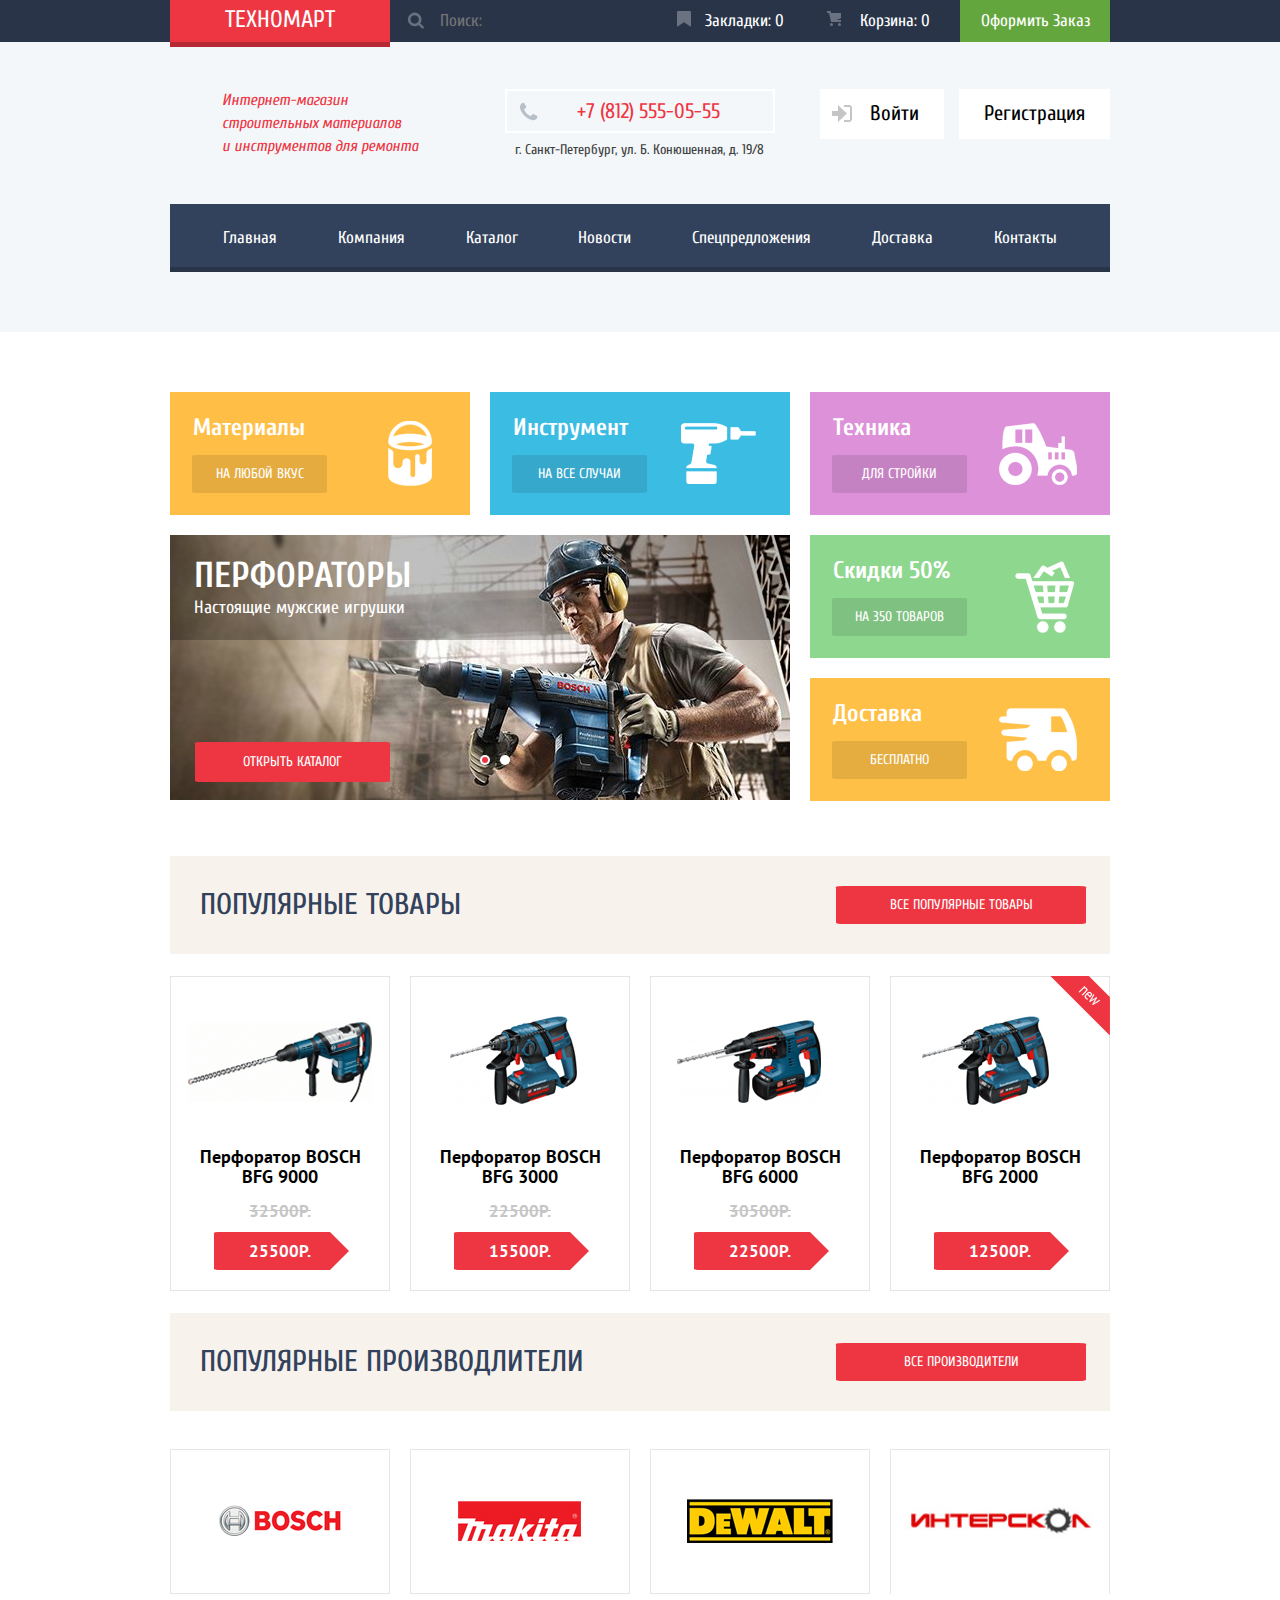
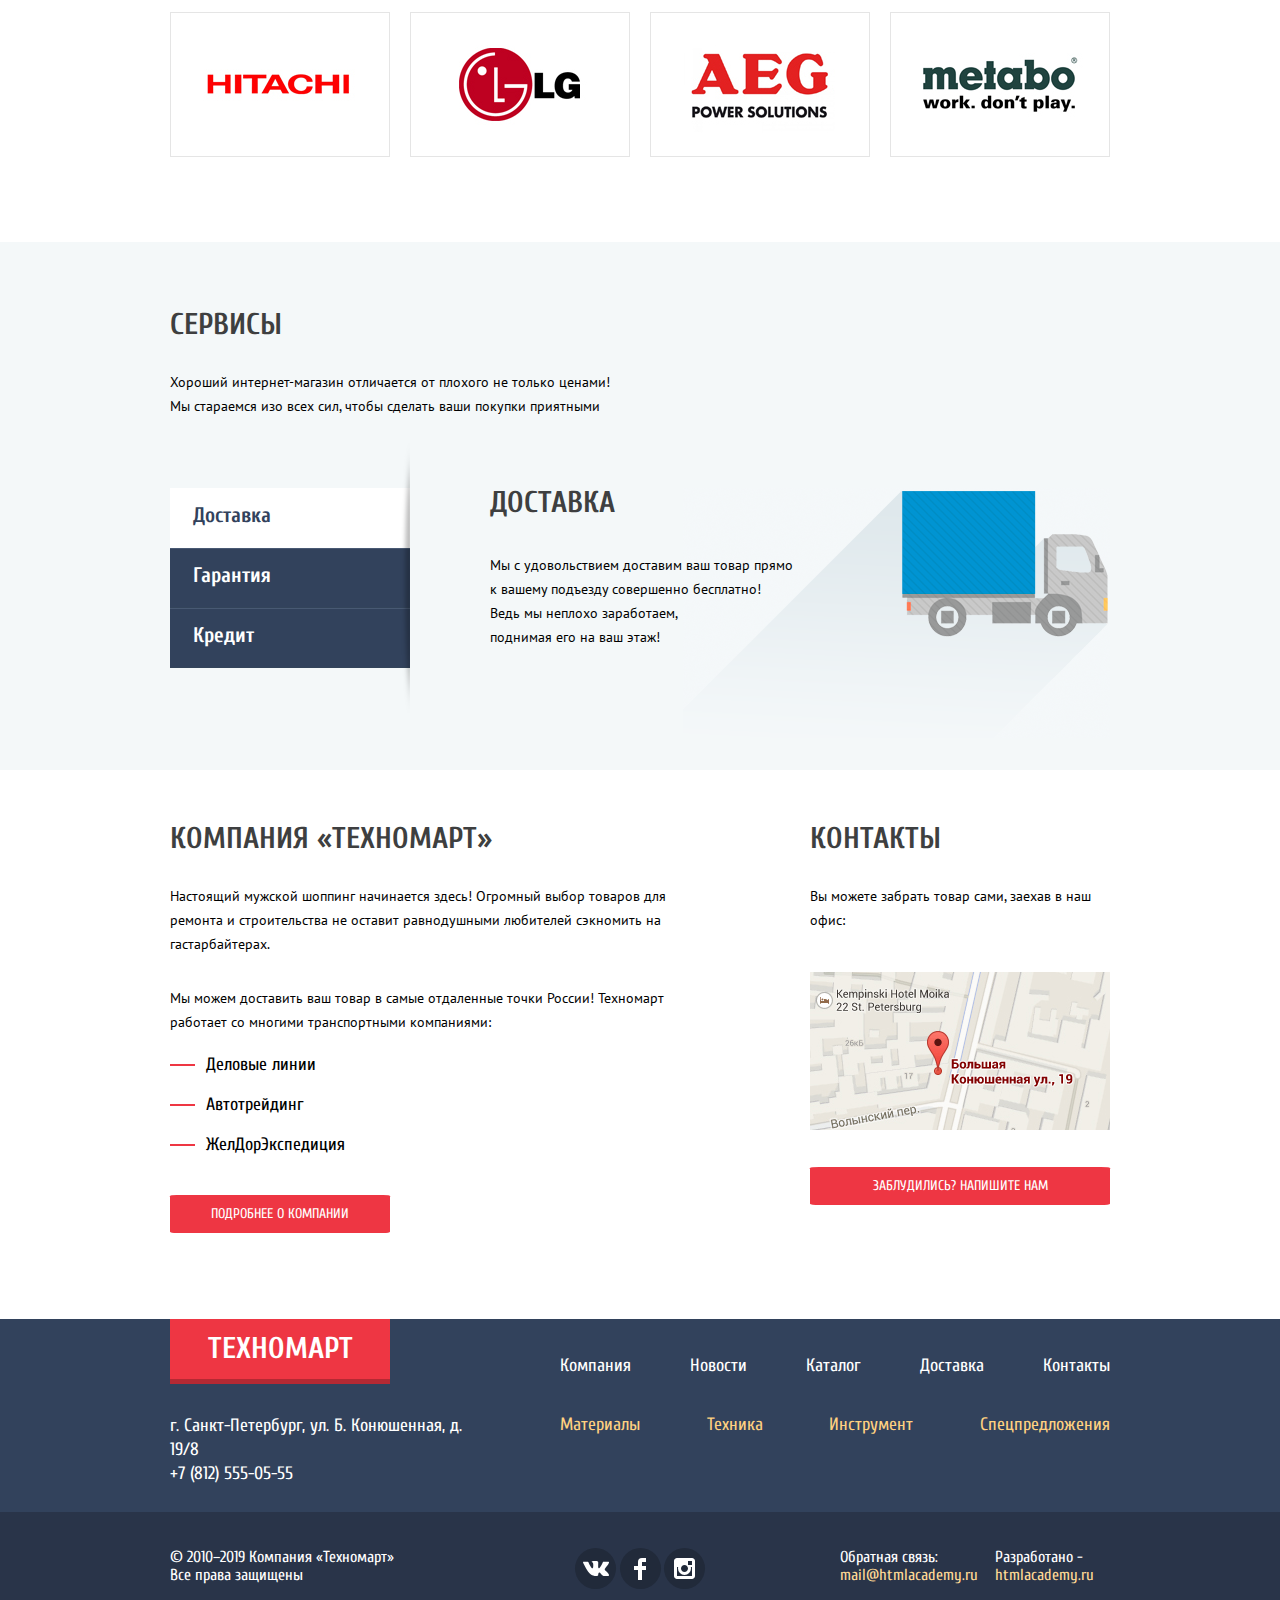
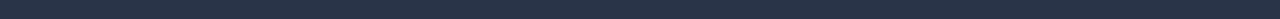
<file: index.html>
<!DOCTYPE html>
<html lang="ru">
<head>
	<meta charset="UTF-8">
	<title>Техномарт</title>
	<link rel="stylesheet" type="text/css" href="css/style.css">
	<link rel="stylesheet" type="text/css" href="css/normalize.css">
	<link href="https://fonts.googleapis.com/css?family=Cuprum:400,700&amp;subset=cyrillic" rel="stylesheet">
	<link href="https://fonts.googleapis.com/css?family=PT+Sans:400,700&amp;subset=cyrillic" rel="stylesheet">

</head>
<body>
	<!--Шапка-->
	<header>
		<section class="top-nav container">
			
				<a href="#" class="logo">техномарт</a>
				<form>
					<input id="search" type="search" name="search" placeholder="Поиск:">
					<label class="search visually-hidden" for="search">Поиск</label>
				</form>
				<a href="#" class="bookmarks">Закладки: 0</a>
				<a href="#" class="basket">Корзина: 0</a>
				<a href="#" class="order">Оформить заказ</a>
			
		</section>

		<section class="main-header">
			<div class="container">
				<div class="middle-header">
					<div class="header-description">
						<p>Интернет-магазин строительных материалов<br> и инструментов для ремонта</p>
					</div>

					<div class="header-contact">
		              <p class="phone">+7 (812) 555-05-55</p>
		              <p class="address">г. Санкт-Петербург, ул. Б. Конюшенная, д. 19/8</p>
		            </div>

		            <div class="profile">
		            	<a href="#" class="login">Войти</a>
		            	<a href="#" class="registration">Регистрация</a>
		            </div>
				</div>
	            <nav class="main-navigation">
					<a href="index.html">главная</a>
					<a href="#">компания</a>
					<a href="catalog.html">каталог</a>
					<a href="#">новости</a>
					<a href="#">спецпредложения</a>
					<a href="#">доставка</a>
					<a href="#">контакты</a>
				</nav>
            </div>
		</section>
		
	</header>
	<!--Основное содержимое-->
	<main>
		<h1 class="visually-hidden">Магазин Техномарт</h1>
		<h1 class="visually-hidden">Магазин Техномарт</h1>
		<!--промо-блок-->
		<div class="container">
		<section class="promo-block">
			<h2 class="visually-hidden">Почему мы?</h2>

			<div class="box materials">
				<h3>Материалы</h3>
				<a href="#" class="btn btn-box">На любой вкус</a>
			</div>

			<div class="box instruments">
				<h3>Инструмент</h3>
				<a href="#" class="btn btn-box">На все случаи</a>
			</div>

			<div class="box machines">
				<h3>Техника</h3>
				<a href="#" class="btn btn-box">для стройки</a>
			</div>
			<!--промо слайдер-->
			<div class="promo-slider">
				<input class="visually-hidden" type="radio" id="product-1" name="toggle" checked>
				<input class="visually-hidden" type="radio" id="product-2" name="toggle">

	            <div class="slider-controls">
		            <label class="active" for="product-1">1</label>
					<label for="product-2">2</label>
	            </div>

	            <div class="promo-switching">
		            <section class="promo-slide slide1" id="slide1">
		                <h2>перфораторы</h2>
		                <p>Настоящие мужские игрушки</p>
		                <a href="#" class="btn btn-slide">Открыть каталог</a>
		            </section>
		            <section class="promo-slide slide2" id="slide2">
		                <h2>дрели</h2>
		                <p>Соседям на радость!</p>
		                <a href="#" class="btn btn-slide">Открыть каталог</a>
		            </section>
	            </div>
				
			</div>

			<div class="right-box">
				<div class="box sales">
					<h3>Скидки 50%</h3>
					<a href="#" class="btn btn-box">На 350 товаров</a>
				</div>

				<div class="box delivery">
					<h3>Доставка</h3>
					<a href="#" class="btn btn-box">Бесплатно</a>
				</div>
			</div>
		</section>
		<!--популярные товары-->
		<section class="pop-products">
			<div class="blog-head">
				<h2>популярные товары</h2>
				<a href="" class="btn btn-blog">все популярные товары</a>
			</div>
			<div class="products">
				<article class="product-item">
					<div class="flag">новинка</div>
					<div class="actions">
						<a href="#" class="buy">Купить</a>
						<a href="#" class="bookmark">В закладки</a>
					</div>
					<img src="img/item1.jpg" width="218" height="170" alt="Перфоратор BOSCH BFG 9000">
					<h3>Перфоратор BOSCH BFG 9000</h3>
					<del>32500Р.</del>
					<p class="price discount">25500P.</p>
				</article>
				<article class="product-item">
					<div class="flag">новинка</div>
					<div class="actions">
						<a href="#" class="buy">Купить</a>
						<a href="#" class="bookmark">В закладки</a>
					</div>
					<img src="img/item2.jpg" width="218" height="170" alt="Перфоратор BOSCH BFG 3000">
					<h3>Перфоратор BOSCH BFG 3000</h3>
					<del>22500Р.</del>
					<p class="price discount">15500P.</p>
				</article>
				<article class="product-item">
					<div class="flag">новинка</div>
					<div class="actions">
						<a href="#" class="buy">Купить</a>
						<a href="#" class="bookmark">В закладки</a>
					</div>
					<img src="img/item3.jpg" width="218" height="170" alt="Перфоратор BOSCH BFG 6000">
					<h3>Перфоратор BOSCH BFG 6000</h3>
					<del>30500Р.</del>
					<p class="price discount">22500P.</p>
				</article>
				<article class="product-item">
					<div class="flag flag-new">новинка</div>
					<div class="actions">
						<a href="#" class="buy">Купить</a>
						<a href="#" class="bookmark">В закладки</a>
					</div>
					<img src="img/item4.jpg" width="218" height="170" alt="Перфоратор BOSCH BFG 2000">
					<h3>Перфоратор BOSCH BFG 2000</h3>
					
					<p class="price">12500P.</p>
				</article>
			</div>
		</section>
		<!--популярные производители-->
		<section class="pop-manufacturer">
			<div class="blog-head">
				<h2>популярные производлители</h2>
				<a href="" class="btn btn-blog"> все производители</a>
			</div>
			<div class="manufacturer-list">
				<a href="#" class="brand">
					<img src="img/bosch.jpg" width="218" height="143" alt="bosch">
				</a>
				<a href="#" class="brand">
					<img src="img/makita.jpg" width="218" height="143" alt="makita">
				</a>
				<a href="#" class="brand">
					<img src="img/dewalt.jpg" width="218" height="143" alt="dewalt">
				</a>
				<a href="#" class="brand">
					<img src="img/interskol.jpg" width="218" height="143" alt="interskol">
				</a>
				<a href="#" class="brand">
					<img src="img/hitachi.jpg" width="218" height="143" alt="hitachi">
				</a>
				<a href="#" class="brand">
					<img src="img/lg.jpg" width="218" height="143" alt="lg">
				</a>
				<a href="#" class="brand">
					<img src="img/aeg.jpg" width="218" height="143" alt="aeg">
				</a>
				<a href="#" class="brand">
					<img src="img/metabo.jpg" width="218" height="143" alt="metaboo">
				</a>
				
			</div>
		</section>
	</div> <!--конец контейнера-->
		<!--сервисы-->
		<section class="services">
			<div class="container">
				<h2>Сервисы</h2>
				<p>Хороший интернет-магазин отличается от плохого не только ценами!<br>Мы стараемся изо всех сил, чтобы сделать ваши покупки приятными</p>
					<div class="service-information">
					<div class="service-navigation">
						<input class="visually-hidden" type="radio" id="button-1" name="navigation" checked>
			            <input class="visually-hidden" type="radio" id="button-2" name="navigation">
			            <input class="visually-hidden" type="radio" id="button-3" name="navigation">
			            <label for="button-1">Доставка</label>
			            <label for="button-2">Гарантия</label>
			            <label for="button-3">Кредит</label>
					

						<div class="service-slider">
							<section class="slider-content slider-content-1" id="slide-content1">
								<h3>Доставка</h3>
								<p>Мы с удовольствием доставим ваш товар прямо<br>к вашему подъезду совершенно бесплатно!<br>Ведь мы неплохо заработаем,<br>поднимая его на ваш этаж!</p>
							</section>
							<section class="slider-content slider-content-2" id="slide-content2">
								<h3>Гарантия</h3>
								<p>Если купленный у нас товар поломается или заискрит,<br>а также в случае пожара, спровоцированного его возгаранием,<br>вы всегда можете быть уверены в нашей гарантии. Мы обменяем<br>сгоревший товар на новый.<br>Дом уж восстановите как-нибудь сами.</p>
							</section>
							<section class="slider-content slider-content-3" id="slide-content3">
								<h3>Кредит</h3>
								<p>Залезть в долговую яму стало проще!<br>Кредитные консультанты придут вам на помощь.</p>
								<a href="#" class="btn btn-service">Отправить заявку</a>
							</section>
						</div>
					</div>
					</div>
			</div>
		</section>
		<!--О компании-->
		<div class="company container">
			<section class="about-company">
				<h2>КОМПАНИЯ «ТЕХНОМАРТ»</h2>
				<p>Настоящий мужской шоппинг начинается здесь! Огромный выбор товаров для ремонта и строительства не оставит равнодушными любителей сэкномить на гастарбайтерах.</p>
				<p>Мы можем доставить ваш товар в самые отдаленные точки России! Техномарт работает со многими транспортными компаниями:</p>
				<ul class="transport-companies-list">
					<li>Деловые линии</li>
					<li>Автотрейдинг</li>
					<li>ЖелДорЭкспедиция</li>
				</ul>
				<a href="#" class="btn btn-about">Подробнее о компании</a>
			</section>
			<section class="contacts">
				<h2>Контакты</h2>
				<p>Вы можете забрать товар сами, заехав в наш офис:</p>
				<a href="#" class="map">
					<img src="img/map.jpg">
				</a>
				<a href="#" class="btn btn-form btn-js">заблудились? напишите нам</a>
			</section>
		</div>
		

	</main>
	<!--футер-->
	<footer>
		<div class="top-footer container">
			<div class="top-footer-left">
				<a href="#" class="logo">техномарт</a>
				<p class="footer-contacts">г. Санкт-Петербург, ул. Б. Конюшенная, д. 19/8 <br>+7 (812) 555-05-55</p>
			</div>
			<div class="top-footer-right">
				<ul class="footer-nav-top">
					<li><a href="#">компания</a></li>
					<li><a href="#">новости</a></li>
					<li><a href="#">каталог</a></li>
					<li><a href="#">доставка</a></li>
					<li><a href="#">контакты</a></li>
				</ul>
				<ul class="footer-nav-bottom">
					<li><a href="#">Материалы</a></li>
					<li><a href="#">Техника</a></li>
					<li><a href="#">Инструмент</a></li>
					<li><a href="#">Спецпредложения</a></li>
				</ul>
			</div>
		</div>


		<div class="bottom-footer">
			<div class="container">
				<p class="copyright">© 2010–2019 Компания «Техномарт» Все права защищены</p>
				<ul class="social-list">
					<li>
						<a href="#" class="social-btn social-vk"><span class="visually-hidden">Вконтакте</span><svg xmlns="http://www.w3.org/2000/svg" width="26" height="15" viewBox="0 0 26 15"><path fill="#FFF" d="M16.138 11.51c.956-.309 2.18 2.04 3.483 2.939.978.681 1.727.534 1.727.534l3.473-.05s1.815-.112.957-1.554c-.071-.12-.503-1.069-2.585-3.022-2.177-2.043-1.882-1.712.739-5.244 1.597-2.153 2.236-3.468 2.036-4.028-.192-.539-1.365-.399-1.365-.399L20.69.713c-.381.001-.704.119-.851.515-.003.004-.621 1.666-1.445 3.079-1.741 2.989-2.436 3.148-2.724 2.961-.661-.433-.494-1.737-.494-2.664 0-2.897.432-4.105-.846-4.417-.427-.104-.739-.172-1.828-.182-1.392-.021-2.574 0-3.244.329-.445.223-.786.712-.579.74.26.035.843.16 1.155.586.401.552.389 1.789.389 1.789s.229 3.411-.54 3.834c-.528.29-1.25-.302-2.803-3.016-.793-1.388-1.392-2.922-1.392-2.922s-.116-.285-.326-.441c-.25-.185-.6-.244-.6-.244L.848.684S.29.7.085.946c-.182.218-.015.668-.015.668s2.909 6.881 6.203 10.347c3.02 3.182 6.452 2.971 6.452 2.971h1.555s.469-.054.709-.312c.224-.24.214-.691.214-.691s-.031-2.109.935-2.419z"/></svg></a>
					</li>
					<li>
						<a href="#" class="social-btn social-fb"><span class="visually-hidden">фейсбук</span><svg xmlns="http://www.w3.org/2000/svg" width="12" height="22" viewBox="0 0 12 22"><path fill="#FFF" d="M12 4V0H8a4 4 0 0 0-4 4v4H0v4h4v10h4V12h4V8H8V4h4z"/></svg></a>
					</li>
					<li>
						<a href="#" class="social-btn social-inst"><span class="visually-hidden">инстаграмм</span><svg xmlns="http://www.w3.org/2000/svg" width="21" height="21" viewBox="0 0 21 21"><path fill="#FFF" d="M18 0H3C1.35 0 0 1.35 0 3v15c0 1.65 1.35 3 3 3h15c1.65 0 3-1.35 3-3V3c0-1.65-1.35-3-3-3zm-7.5 7c1.93 0 3.5 1.57 3.5 3.5S12.43 14 10.5 14 7 12.43 7 10.5 8.57 7 10.5 7zM18 18H3V9h1.181A6.504 6.504 0 0 0 4 10.5a6.5 6.5 0 1 0 13 0 6.45 6.45 0 0 0-.181-1.5H18v9zm0-11h-4V3h4v4z"/></svg></a>
					</li>
				</ul>
				<p class="feedback">Обратная связь: <a class="mail-link">mail@htmlacademy.ru</a></p>
				<p class="production">Разработано - <a class="prod-link">htmlacademy.ru</a></p>
			</div>
		</div>
	</footer>

	<!--Форма-->
	<div class="modal modal-contact">
		<h2 class="visually-hidden">напишите нам</h2>
		<form class="contact-form" method="post">
			<div class="form-data">
				<p>
					<label for="nominal">Ваше имя:</label>
					<input id="nominal" type="text" name="nominal" placeholder="Представьтесь, пожалуйста" required>
				</p>
				<p>
					<label for="email">Ваш e-mail:</label>
					<input id="email" type="mail" name="email" placeholder="Для отправки ответа" required>
				</p>
				<p>
					<label for="letter">Текст письма:</label>
					<textarea id="letter" type="text" name="letter" cols="30" rows="5" placeholder="В свободной форме" required></textarea>
				</p>
			</div>
			<div class="send-button">
				<button class="btn btn-form" type="submit">Отправить</button>
			</div>

		</form>
		<button class="modal-close" type="button"><span class="visually-hidden">Закрыть</span></button>
	</div>

	<div class="modal modal-map">
		<button class="modal-close" type="button"><span class="visually-hidden">Закрыть</span></button>
	</div>

	<script>
		var link = document.querySelector(".btn-js");
		var popup = document.querySelector(".modal-contact");
		var close = popup.querySelector(".modal-close");
		var form = popup.querySelector("form");
		var login = popup.querySelector("[name=nominal]");
		var mail = popup.querySelector("[name=email");
		var isStorageSupport = true;
   		var storage = "";

    	try {
        storage = localStorage.getItem("login");
    	}
    	catch (err) {
        isStorageSupport = false;
    	}

		link.addEventListener("click", function (evt) {
			event.preventDefault(); 
			popup.classList.add("modal-show");

			if (storage) {
				login.value = storage;
				password.focus();
			} else {
			login.focus();
			}
		});

		close.addEventListener("click", function (evt) {
			event.preventDefault();
			popup.classList.remove("modal-show");
		});

		window.addEventListener("keydown", function(event) {
                if (event.keyCode === 27) {
                    event.preventDefault(); 
                    if (popup.classList.contains("modal-show")) {
                        popup.classList.remove("modal-show");
                       
                    }
                }
            });

		form.addEventListener("submit", function (evt) {
			if (!login.value || !password.value) {
			event.preventDefault();
			console.log("Ошибка");
		} else {
			if (isStorageSupport) {
			localStorage.setItem("login", login.value);
		}
		}
		})
	</script>

</body>
</html>
</file>
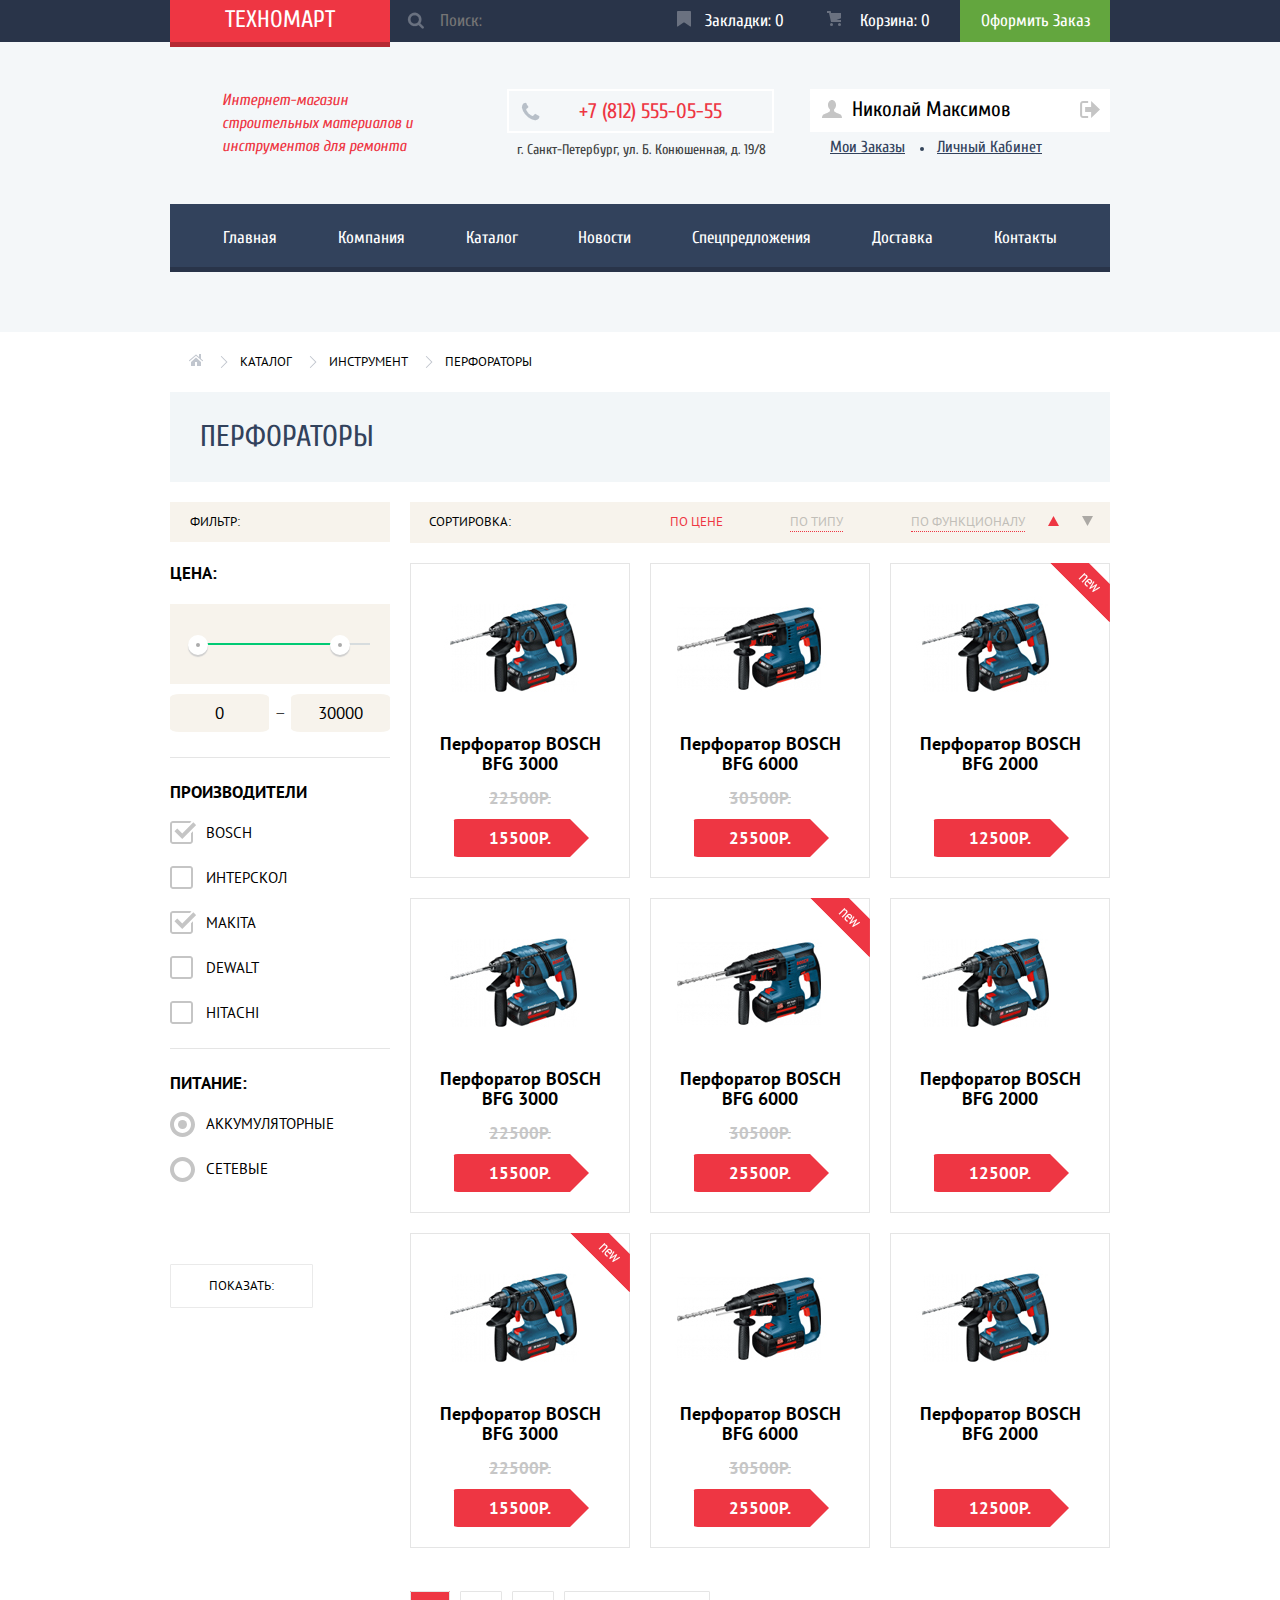
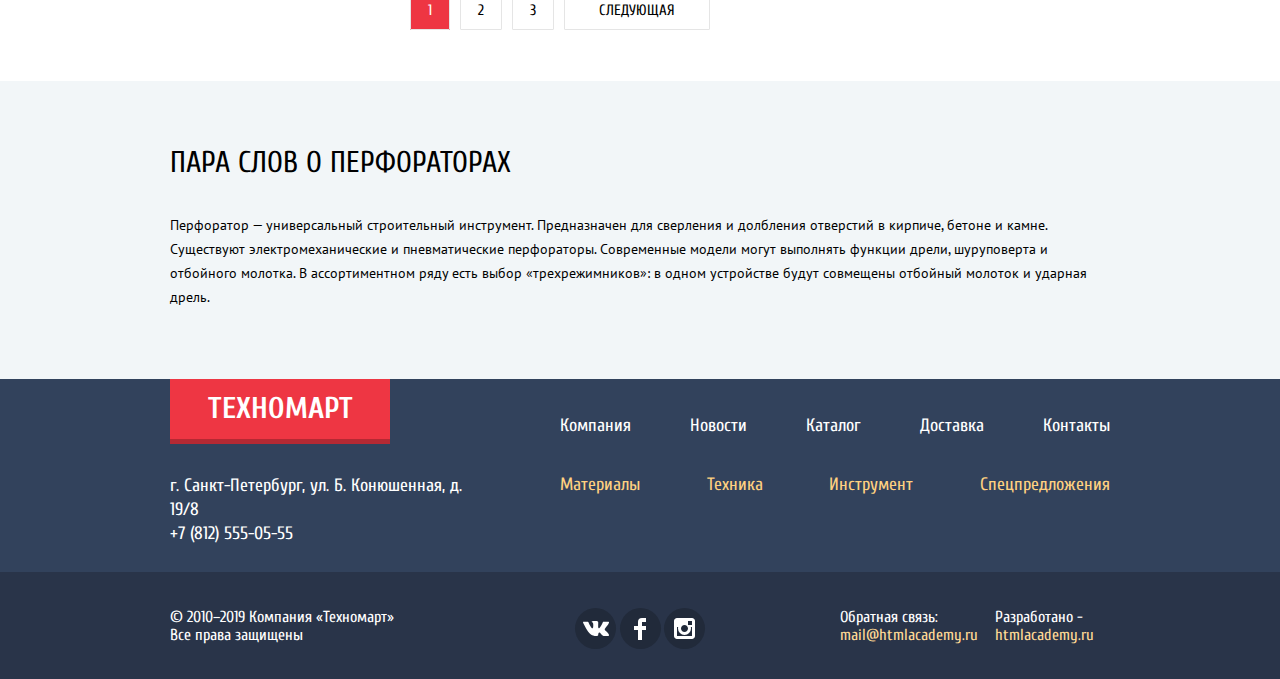
<file: catalog.html>
<!DOCTYPE html>
<html lang="ru">
<head>
	<meta charset="UTF-8">
	<title>Каталог Техномарт</title>
	<link rel="stylesheet" type="text/css" href="css/style.css">
	<link rel="stylesheet" type="text/css" href="css/normalize.css">
	<link href="https://fonts.googleapis.com/css?family=Cuprum:400,700&amp;subset=cyrillic" rel="stylesheet">
	<link href="https://fonts.googleapis.com/css?family=PT+Sans:400,700&amp;subset=cyrillic" rel="stylesheet">
</head>
<body>
	<!--Шапка-->
	<header>
		<section class="top-nav container">
		
			<a href="#" class="logo">техномарт</a>
			<form>
				<input id="search" type="search" name="search" placeholder="Поиск:">
				<label class="search visually-hidden" for="search">Поиск</label>
			</form>
			<a href="#" class="bookmarks">Закладки: 0</a>
			<a href="#" class="basket">Корзина: 0</a>
			<a href="#" class="order">Оформить заказ</a>
		
		</section>

		<section class="main-header">
			<div class="container">
				<div class="middle-header">
					<div class="header-description">
						<p>Интернет-магазин строительных материалов и инструментов для ремонта</p>
					</div>

					<div class="contact">
	              		<p class="phone">+7 (812) 555-05-55</p>
	              		<p class="address">г. Санкт-Петербург, ул. Б. Конюшенная, д. 19/8</p>
	            	</div>

	            	<div class="profile">
	            		<a href="#" class="account">Николай Максимов</a>
	            		<ul class="user-links">
	            			<li><a href="#" class="my-orders">мои заказы</a></li>
	            			<li><a href="#" class="personal-account">личный кабинет</a></li>
	            		</ul>
	            	</div>
	            </div>
		            <nav class="main-navigation">
						<a href="index.html">главная</a>
						<a href="#">компания</a>
						<a href="catalog.html">каталог</a>
						<a href="#">новости</a>
						<a href="#">спецпредложения</a>
						<a href="#">доставка</a>
						<a href="#">контакты</a>
					</nav>
				
        	</div>
		</section>
		
	</header>
	<!--Основное содержимое-->
	<main>
		<div class="container">
		<h1 class="visually-hidden">Каталог</h1>
		<ul class="breadcrumbs">
			<li>
				<a href="index.html"><span class="visually-hidden">Главная</span><img alt="Главная" src="img/svg/icon-home.svg" width="15" height="12"></a>
			</li>
			<li>
				<a href="#">Каталог</a>
			</li>
			<li>
				<a href="#">Инструмент</a>
			</li>
			<li class="breadcrumbs-current">
				<a>Перфораторы</a>
			</li>
        </ul>
		<h2 class="catalog-title">Перфораторы</h2>
		<div class="search-block">
			<!--Форма фильтра-->
			<aside>
				<form class="filter" method="get" action="https://echo.htmlacademy.ru">
					<h3 class="form-title">ФИЛЬТР:</h3>
					<fieldset class="filter-item">
						<legend>Цена:</legend>
						<div class="range-filter">
							<div class="range-controls">
								<div class="scale">
									<div class="bar"></div>
								</div>
								<div class="toggle toggle-min"></div>
								<div class="toggle toggle-max"></div>
							</div>
							<div class="price-controls">
								<input class="min-price" type="text" name="min-price" value="0">
								<span>—</span>
								<input class="max-price" type="text" name="max-price" value="30000">
							</div>
							
						</div>
					</fieldset>
					
					<fieldset>
						<legend>Производители</legend>
						<ul>
							<li class="filter-option">
								<input type="checkbox" class="filter-input filter-input-checkbox visually-hidden" id="bosch" name="catalog-checkbox" checked>
								<label for="bosch">BOSCH</label>
							</li>
							<li class="filter-option">
								<input type="checkbox" class="filter-input filter-input-checkbox visually-hidden" id="interskol" name="catalog-checkbox">
								<label for="interskol">Интерскол</label>
							</li>
							<li class="filter-option">
								<input type="checkbox" class="filter-input filter-input-checkbox visually-hidden" id="makita" name="catalog-checkbox" checked>
								<label for="makita">Makita</label>
							</li>
							<li class="filter-option">
								<input type="checkbox" class="filter-input filter-input-checkbox visually-hidden" id="dewalt" name="catalog-checkbox">
								<label for="dewalt">Dewalt</label>
							</li>
							<li class="filter-option">
								<input type="checkbox" class="filter-input filter-input-checkbox visually-hidden" id="hitachi" name="catalog-checkbox">
								<label for="hitachi">Hitachi</label>
							</li>
						</ul>
					</fieldset>

					<fieldset>
						<legend>Питание:</legend>
						<ul>
							<li class="filter-option">
								<input type="radio" class="filter-input filter-input-radio visually-hidden" id="accumulator" name="catalog-radio" checked>
								<label for="accumulator">Аккумуляторные</label>
							</li>
							<li class="filter-option">
								<input type="radio" class="filter-input filter-input-radio visually-hidden" id="network" name="catalog-radio">
								<label for="network">Сетевые</label>
							</li>
						</ul>
					</fieldset>
					<button class="btn-filter">Показать:</button>
				</form>

			</aside>
			<!--Результаты выдачи-->
			<section class="filter-result">
				<div class="filter-result-settings">
					<span>Сортировка:</span>
					<div class="sorting">
						<a href="" class="active">По цене</a>
						<a href="">По типу</a>
						<a href="">По функционалу</a>
					</div>
					<div class="triangle">
						<a href="#" class="triangle-active"><span class="visually-hidden">вверх</span><svg xmlns="http://www.w3.org/2000/svg" width="11" height="10" viewBox="0 0 11 10"><path class="triangle-active" fill="#231F20" d="M5.5 0L0 10h11z"/></svg></a>
						<a href="#"><span class="visually-hidden">вниз</span><svg xmlns="http://www.w3.org/2000/svg" width="11" height="10" viewBox="0 0 11 10"><path class="triangle-icon" fill="#231F20" d="M5.5 10L0 0h11"/></svg></a>
					</div>
				</div>
				<!--картчоки товаров-->
				<div class="products-result">
					<article class="product-item">
						<div class="flag">новинка</div>
						<div class="actions">
							<a href="#" class="buy">Купить</a>
							<a href="#" class="bookmark">В закладки</a>
						</div>
						<img src="img/item2.jpg" width="218" height="170" alt="Перфоратор BOSCH BFG 3000">
						<h3>Перфоратор BOSCH BFG 3000</h3>
						<del>22500Р.</del>
						<p class="price discount">15500P.</p>
					</article>
					<article class="product-item" >
						<div class="flag">новинка</div>
						<div class="actions">
							<a href="#" class="buy">Купить</a>
							<a href="#" class="bookmark">В закладки</a>
						</div>
						<img src="img/item3.jpg" width="218" height="170" alt="Перфоратор BOSCH BFG 6000">
						<h3>Перфоратор BOSCH BFG 6000</h3>
						<del>30500Р.</del>
						<p class="price discount">25500P.</p>
					</article>
					<article class="product-item" >
						<div class="flag flag-new">новинка</div>
						<div class="actions">
							<a href="#" class="buy">Купить</a>
							<a href="#" class="bookmark">В закладки</a>
						</div>
						<img src="img/item4.jpg" width="218" height="170" alt="Перфоратор BOSCH BFG 2000">
						<h3>Перфоратор BOSCH BFG 2000</h3>
						<p class="price">12500P.</p>
					</article>
					<article class="product-item">
						<div class="flag">новинка</div>
						<div class="actions">
							<a href="#" class="buy">Купить</a>
							<a href="#" class="bookmark">В закладки</a>
						</div>
						<img src="img/item2.jpg"  width="218" height="170" alt="Перфоратор BOSCH BFG 3000">
						<h3>Перфоратор BOSCH BFG 3000</h3>
						<del>22500Р.</del>
						<p class="price discount">15500P.</p>
					</article>
					<article class="product-item" >
						<div class="flag flag-new">новинка</div>
						<div class="actions">
							<a href="#" class="buy">Купить</a>
							<a href="#" class="bookmark">В закладки</a>
						</div>
						<img src="img/item3.jpg" width="218" height="170" alt="Перфоратор BOSCH BFG 6000">
						<h3>Перфоратор BOSCH BFG 6000</h3>
						<del>30500Р.</del>
						<p class="price discount">25500P.</p>
					</article>
					<article class="product-item" >
						<div class="flag">новинка</div>
						<div class="actions">
							<a href="#" class="buy">Купить</a>
							<a href="#" class="bookmark">В закладки</a>
						</div>
						<img src="img/item4.jpg" width="218" height="170" alt="Перфоратор BOSCH BFG 2000">
						<h3>Перфоратор BOSCH BFG 2000</h3>
						<p class="price">12500P.</p>
					</article>
					<article class="product-item" >
						<div class="flag flag-new">новинка</div>
						<div class="actions">
							<a href="#" class="buy">Купить</a>
							<a href="#" class="bookmark">В закладки</a>
						</div>
						<img src="img/item2.jpg" width="218" height="170" alt="Перфоратор BOSCH BFG 3000">
						<h3>Перфоратор BOSCH BFG 3000</h3>
						<del>22500Р.</del>
						<p class="price discount">15500P.</p>
					</article>
					<article class="product-item">
						<div class="flag">новинка</div>
						<div class="actions">
							<a href="#" class="buy">Купить</a>
							<a href="#" class="bookmark">В закладки</a>
						</div>
						<img src="img/item3.jpg" width="218" height="170" alt="Перфоратор BOSCH BFG 6000">
						<h3>Перфоратор BOSCH BFG 6000</h3>
						<del>30500Р.</del>
						<p class="price discount">25500P.</p>
					</article>
					<article class="product-item" >
						<div class="flag">новинка</div>
						<div class="actions">
							<a href="#" class="buy">Купить</a>
							<a href="#" class="bookmark">В закладки</a>
						</div>
						<img src="img/item4.jpg" width="218" height="170" alt="Перфоратор BOSCH BFG 2000">
						<h3>Перфоратор BOSCH BFG 2000</h3>
						<p class="price">12500P.</p>
					</article>
				</div>

				<ul class="paginator">
					<li class="paginator-item paginator-current">
						<a href="">1</a>
					</li>
					<li class="paginator-item">
						<a href="">2</a>
					</li>
					<li class="paginator-item">
						<a href="">3</a>
					</li>
					<li class="paginator-item paginator-next">
						<a href="">следующая</a>
					</li>
				</ul>
				
			</section>
		</div>
		</div>
		<div class="product-description">
			<section class="container">
				<h2>Пара слов о перфораторах</h2>
				<p>Перфоратор — универсальный строительный инструмент. Предназначен для сверления и долбления отверстий в кирпиче, бетоне и камне. Существуют электромеханические и пневматические перфораторы. Современные модели могут выполнять функции дрели, шуруповерта и отбойного молотка. В ассортиментном ряду есть выбор «трехрежимников»: в одном устройстве будут совмещены отбойный молоток и ударная дрель.</p>
			</section>
		</div>
	</main>
	<!--футер-->
	<footer>
		<div class="top-footer container">
			<div class="top-footer-left">
				<a href="#" class="logo">техномарт</a>
				<p class="footer-contacts">г. Санкт-Петербург, ул. Б. Конюшенная, д. 19/8 <br>+7 (812) 555-05-55</p>
			</div>
			<div class="top-footer-right">
				<ul class="footer-nav-top">
					<li><a href="#">компания</a></li>
					<li><a href="#">новости</a></li>
					<li><a href="#">каталог</a></li>
					<li><a href="#">доставка</a></li>
					<li><a href="#">контакты</a></li>
				</ul>
				<ul class="footer-nav-bottom">
					<li><a href="#">Материалы</a></li>
					<li><a href="#">Техника</a></li>
					<li><a href="#">Инструмент</a></li>
					<li><a href="#">Спецпредложения</a></li>
				</ul>
			</div>
		</div>


		<div class="bottom-footer">
			<div class="container">
				<p class="copyright">© 2010–2019 Компания «Техномарт» Все права защищены</p>
				<ul class="social-list">
					<li>
						<a href="#" class="social-btn social-vk"><span class="visually-hidden">Вконтакте</span><svg xmlns="http://www.w3.org/2000/svg" width="26" height="15" viewBox="0 0 26 15"><path fill="#FFF" d="M16.138 11.51c.956-.309 2.18 2.04 3.483 2.939.978.681 1.727.534 1.727.534l3.473-.05s1.815-.112.957-1.554c-.071-.12-.503-1.069-2.585-3.022-2.177-2.043-1.882-1.712.739-5.244 1.597-2.153 2.236-3.468 2.036-4.028-.192-.539-1.365-.399-1.365-.399L20.69.713c-.381.001-.704.119-.851.515-.003.004-.621 1.666-1.445 3.079-1.741 2.989-2.436 3.148-2.724 2.961-.661-.433-.494-1.737-.494-2.664 0-2.897.432-4.105-.846-4.417-.427-.104-.739-.172-1.828-.182-1.392-.021-2.574 0-3.244.329-.445.223-.786.712-.579.74.26.035.843.16 1.155.586.401.552.389 1.789.389 1.789s.229 3.411-.54 3.834c-.528.29-1.25-.302-2.803-3.016-.793-1.388-1.392-2.922-1.392-2.922s-.116-.285-.326-.441c-.25-.185-.6-.244-.6-.244L.848.684S.29.7.085.946c-.182.218-.015.668-.015.668s2.909 6.881 6.203 10.347c3.02 3.182 6.452 2.971 6.452 2.971h1.555s.469-.054.709-.312c.224-.24.214-.691.214-.691s-.031-2.109.935-2.419z"/></svg></a>
					</li>
					<li>
						<a href="#" class="social-btn social-fb"><span class="visually-hidden">фейсбук</span><svg xmlns="http://www.w3.org/2000/svg" width="12" height="22" viewBox="0 0 12 22"><path fill="#FFF" d="M12 4V0H8a4 4 0 0 0-4 4v4H0v4h4v10h4V12h4V8H8V4h4z"/></svg></a>
					</li>
					<li>
						<a href="#" class="social-btn social-inst"><span class="visually-hidden">инстаграмм</span><svg xmlns="http://www.w3.org/2000/svg" width="21" height="21" viewBox="0 0 21 21"><path fill="#FFF" d="M18 0H3C1.35 0 0 1.35 0 3v15c0 1.65 1.35 3 3 3h15c1.65 0 3-1.35 3-3V3c0-1.65-1.35-3-3-3zm-7.5 7c1.93 0 3.5 1.57 3.5 3.5S12.43 14 10.5 14 7 12.43 7 10.5 8.57 7 10.5 7zM18 18H3V9h1.181A6.504 6.504 0 0 0 4 10.5a6.5 6.5 0 1 0 13 0 6.45 6.45 0 0 0-.181-1.5H18v9zm0-11h-4V3h4v4z"/></svg></a>
					</li>
				</ul>
				<p class="feedback">Обратная связь: <a class="mail-link">mail@htmlacademy.ru</a></p>
				<p class="production">Разработано - <a class="prod-link">htmlacademy.ru</a></p>
			</div>
		</div>
	</footer>

	<!--Форма-->
	<div class="modal modal-contact">
		<h2 class="visually-hidden">напишите нам</h2>
		<form class="contact-form" method="post">
			<div class="form-data">
				<p>
					<label for="nominal">Ваше имя:</label>
					<input id="nominal" type="text" name="nominal" placeholder="Представьтесь, пожалуйста">
				</p>
				<p>
					<label for="email">Ваш e-mail:</label>
					<input id="email" type="mail" name="email" placeholder="Для отправки ответа">
				</p>
				<p>
					<label for="letter">Текст письма:</label>
					<textarea id="letter" type="text" name="letter" cols="30" rows="5" placeholder="В свободной форме"></textarea>
				</p>
			</div>
			<div class="send-button">
				<button class="btn btn-form" type="submit">Отправить</button>
			</div>

		</form>
		<button class="modal-close" type="button"><span class="visually-hidden">Закрыть</span></button>
	</div>

	<div class="modal modal-map">
		<button class="modal-close" type="button"><span class="visually-hidden">Закрыть</span></button>
	</div>
</body>
</html>
</file>
<file: css/style.css>
body {
	margin: 0;
	padding: 0;

	font-family: "Cuprum", Arial, sans-serif;
	font-size: 13px;
	line-height: 18px;
	font-weight: 400;
	color: #3e3f40;
}
a {
	text-decoration: none;
}
img {
	max-width: 100%;
	height: auto;
}
.visually-hidden:not(:focus):not(:active),
input[type="checkbox"].visually-hidden,
input[type="radio"].visually-hidden {
  position: absolute;

  width: 1px;
  height: 1px;
  margin: -1px;
  border: 0;
  padding: 0;

  white-space: nowrap;

  clip-path: inset(100%);
  clip: rect(0 0 0 0);
  overflow: hidden;
}

.container {
	width: 940px;
	margin: 0 auto;
	padding: 0 10px;
}
/*HEADER*/
header {
	
	background-color: #293449;
}
header a {
	display: block;
	
	font-size: 17px;
	line-height: 18px;
	text-transform: capitalize;
	color: #ffffff;
}

.top-nav {
	min-height: 42px;
	display: flex;
	justify-content: space-between;
}
.logo {
	position: relative;
	width: 220px;
	padding: 11px 0;
	font-size: 24px;
	text-align: center;
	text-transform: uppercase;
	color: #ffffff;
	background-color: #ee3643;
}
.logo::after {
	position: absolute;
	content: "";
    width: 100%;
    height: 5px;
    left: 0;
    bottom: -5px;
    background-color: #b52933;
}
.logo:hover,
.logo:focus {
	background: #ca2c37;
}
.logo:active {
	background: #ba2732;
}
input[type="search"] {
    width: 270px;
    border: none;
    padding: 12px 0 12px 50px;
    font-size: 17px;
    line-height: 18px;
    cursor: pointer;
    color: #ffffff;
    background: #293449 url(../img/sprite.png) no-repeat 7px -582px;
}

.bookmarks {
	position: relative;
	width: 105px;
	padding: 12px 0 12px 45px;
	
}
.bookmarks:before {
	content: "";
	position: absolute;
	top: 50%;
    left: 17px;
    width: 14px;
    height: 16px;
    margin-top: -10px;
    background-image: url(../img/svg/icon-bookmark.svg);
    background-repeat: no-repeat;
    background-position: 0 0;
    opacity: 0.3;
}

.bookmarks:hover,
.bookmarks:focus {
	background: #212a3a;
}
.bookmarks:hover::before,
.bookmarks:focus::before {
    opacity: 1;
}

.basket {
	position: relative;
	width: 100px;
	padding: 12px 0 12px 50px;
}
.basket::before {
	content: "";
	position: absolute;
	top: 50%;
    left: 17px;
    width: 14px;
    height: 16px;
    margin-top: -10px;
    background-image: url(../img/svg/icon-cart.svg);
    background-repeat: no-repeat;
    background-position: 0 0;
    opacity: 0.3;
}
.basket:hover,
.basket:focus {
	background: #212a3a;
}
.basket:hover::before,
.basket:focus::before {
    opacity: 1;
}
.bookmarks:active,
.basket:active {
	opacity: 0.6;
	
}
.order {
	width: 150px;
	padding: 12px 0;
	text-align: center;
	background-color: #63a63e;
}
.order:hover,
.order:focus {
	background-color: #5fbb2d;
}
.order:active {
	opacity: 0.6;
}




.main-header {
	padding: 47px 0 60px 0;
	background-color: #f4f7f9;
}
.middle-header {
	display: flex;
	flex-wrap: wrap;
	justify-content: space-between;
	margin-bottom: 42px;
}
.middle-header p {
	margin: 0;
}
.header-description {
	width: 198px;
	margin: 0 50px 0 52px;
	font-size: 16px;
	line-height: 23px;
	font-style: italic;
	color: #ee3643;
}

.header-contact {
	width: 270px;

}
.phone {
	padding: 10px 50px 9px 70px;
	font-size: 21px;
	line-height: 21px;
	color: #ee3643;
	border: 2px solid #ffffff;
	background: url(../img/sprite.png) no-repeat 2px -326px;
}
.address {
	padding-top: 5px;
	padding-left: 10px;
	font-size: 14px;
    line-height: 24px;
}
.profile {
	display: flex;
	flex-wrap: wrap;
	justify-content: space-between;
	width: 300px;
	height: 45px;
}
.login,
.registration {
	padding: 14px 25px 15px 25px;
	font-size: 21px;
	line-height: 21px;
	color: #000000;
	background-color: #ffffff;
}

.registration {
	margin-left: 10px;
}
.login {
	position: relative;
	margin-left: 10px;
	padding-left: 50px;
}
.login:before {
	content: "";
    position: absolute;
    top: 16px;
    left: 12px;
    width: 20px;
    height: 17px;
    background-image: url("../img/svg/icon-login.svg");
    background-repeat: no-repeat;
    background-position: 0 0;
}
.login:hover,
.login:focus {
	color: #ee3643;
	
}
.login:hover:before,
.login:focus:before  {
	background-image: url("../img/svg/icon-login-hover.svg");
}
.registration:hover,
.registration:focus {
	color: #ee3643;
}
.login:active{
	color: #c5c5c5;
}
.login:active:before {
	background-image: url("../img/svg/icon-login.svg");
}
.registration:active {
	color: #c5c5c5;
}

.account {
	position: relative;
	width: 300px;
	margin-bottom: 6px;
	padding: 10px 0 12px 42px;
	font-size: 21px;
	line-height: 21px;
	color: #000000;
	background-color: #ffffff;
}
.account:before {
	content: "";
    position: absolute;
    top: 11px;
    left: 12px;
    width: 20px;
    height: 18px;
    background-image: url(../img/svg/icon-user.svg);
    background-repeat: no-repeat;
    background-position: 0 0;
}
.account:after {
	content: "";
    position: absolute;
    top: 12px;
    right: 10px;
    width: 21px;
    height: 17px;
    background-image: url(../img/svg/icon-logout.svg);
    background-repeat: no-repeat;
    background-position: 0 0;
}
.account:hover,
.account:focus {
	color: #ee3643;
	
}
.account:hover:before,
.account:focus:before  {
	background-image: url("../img/svg/icon-user-hover.svg");
}
.account:hover:after,
.account:focus:after  {
	background-image: url("../img/svg/icon-logout-hover.svg");
}
.account:active{
	color: #c5c5c5;
}
.account:active:before {
	background-image: url("../img/svg/icon-user.svg");
}
.account:active:after {
	background-image: url("../img/svg/icon-logout.svg");
}
.user-links {
	display: flex;
	flex-wrap: wrap;
	justify-content: space-between;
	
	list-style: none;
	margin: 0;
    margin-left: 20px;
    padding: 0;
}
.user-links li:first-child {
	padding-right: 32px;

}
.my-orders {
	position: relative;
}
.my-orders:after {
	content: "";
	position: absolute;
	top: 50%;
	left: 90px;
    width: 4px;
    height: 4px;
    
    background-color: #33445a;
    border-radius: 10px;
}
.my-orders,
.personal-account {
	font-size: 16px;
	line-height: 18px;
	color: #32425c;
	text-decoration: underline;
}
.my-orders:hover,
.my-orders:focus,
.personal-account:hover,
.personal-account:focus {
	color: #ee3643;
}
.my-orders:active,
.personal-account:active {
	color: #b7bfc8;
}
.main-navigation {
	display: flex;
	flex-wrap: wrap;
	justify-content: space-around;
	background-color: #32425c;
	padding: 0 23px;
    border-bottom: 5px solid #293449;
}
.main-navigation a {
	padding: 25px 30px 20px;
}
.main-navigation a:hover,
.main-navigation a:focus {
	background-color: #293449;
}
.main-navigation a:active {
	opacity: 0.5;
	background-color: #1d2739;

}
/*btn*/
.btn {
	display: flex;
    justify-content: center;
    align-items: center;
    font-size: 14px;
    border-radius: 3%;
    text-transform: uppercase;
    color: #ffffff;
    background-color: #ee3643;
}
.btn:hover {
	background-color: #ca2c37;
}
.btn:active {
	background-color: #ba2732;
}
/*MAIN*/

.promo-block {
	display: flex;
	flex-wrap: wrap;
	justify-content: space-between;
	margin-top: 60px;
	margin-bottom: 35px;
}
.box {
	width: 300px;
	height: 123px;
	margin-bottom: 20px;
	background-color: lightgrey;
}
.materials {
	background: #ffbf47 url(../img/bucket.png) no-repeat 85% 50%;
}
.instruments {
	background: #3bbce3 url(../img/drill.png) no-repeat 85% 50%;;
}
.machines {
	background: #dc91d8 url(../img/tractor.png) no-repeat 85% 50%;;
}
.sales {
	background: #8ed78f url(../img/basket.png) no-repeat 85% 50%;;
}
.delivery {
	background: #ffc047 url(../img/car.png) no-repeat 85% 50%;;
}
.promo-block h3 {
	margin: 0;
	padding: 21px 0 12px 23px;
	font-size: 24px;
	line-height: 30px;
	font-weight: 700;
	color: #ffffff;
}
.btn-box {
	width: 135px;
    height: 38px;
    margin: 0 0 25px 22px;
    background-color: rgba(0,0,0,0.1);
}
.btn-box:hover,
.btn-box:focus {
	background-color: rgba(0,0,0,0.2);
}
.btn-box:active {
	background-color: rgba(0,0,0,0.3);
}
.promo-slider {
	position: relative;
	width: 620px;
	height: 265px;
}
.slider-controls {
	position: absolute;
	left: 50%;
	bottom: 35px;
	z-index: 100;
	display: flex;
	justify-content: space-between;
	width: 30px;
	height: 10px;

	text-align: center;
	font-size: 0;
}
.slider-controls label {
	position: relative;
	display: inline-block;
	width: 10px;
	height: 10px;

	border-radius: 50%;
	cursor: pointer;

	background-color: #ffffff;
}
#product-1:checked ~ .slider-controls label[for="product-1"]::before,
#product-2:checked ~ .slider-controls label[for="product-2"]::before {
	content: "";
	position: absolute;
	top: 2px;
	left: 2px;
	width: 6px;
	height: 6px;
	border-radius: 50%;

	background-color: #ee3643; 
}
.promo-slide {
	min-height: 265px;
	display: none;
}
#product-1:checked~.promo-switching #slide1,
#product-2:checked~.promo-switching #slide2 {
	display: block;
}
.slide1 {
	background: url("../img/slide-1.jpg");
}
.slide2 {
	background: url("../img/slide-2.jpg");
}
.promo-slide h2 {
	font-size: 36px;
    line-height: 30px;
    margin: 0;
    margin-bottom: 5px;
    padding: 26px 0 0 24px;
    color: #ffffff;
    text-transform: uppercase
}
.promo-slide p {
	margin: 0;
	
	padding-left: 24px;
	font-size: 18px;
	line-height: 24px;
	font-weight: 400;
	color: #ffffff;
}
.btn-slide {
	width: 195px;
	height: 40px;
	margin: 122px 0 0 25px;
}
.blog-head {
	display: flex;
    justify-content: space-between;
    align-items: center;
    margin-bottom: 20px;
	padding-top: 30px;
	padding-bottom: 30px;
    background-color: #f7f3ec;
}
.blog-head h2 {
	margin: 0;
	margin-left: 30px;
	font-size: 30px;
	line-height: 30px;
	font-weight: 500;
	color: #32425c;
	text-transform: uppercase;
}
.btn-blog {
	width: 250px;
	height: 38px;
	margin-right: 24px;
}
.products {
	display: flex;
	flex-wrap: wrap;
	justify-content: space-between;
	margin: 22px 0;
}
.product-item {
	display: flex;
	flex-direction: column;
	position: relative;
    align-items: center;
    width: 218px;
	font-family: "PT Sans", Arial, sans-serif;
	font-size: 17px;
	line-height: 18px;
	font-weight: 700;
	text-align: center;
	border: 1px solid #e5e5e5;
}
.product-item .flag {
	position: absolute;
	top: -1px;
	right: -1px;
	width: 60px;
	height: 60px;
	text-indent: -1000px;
	overflow: hidden;
	z-index: 20;
}
.product-item .flag-new {
	background: url(../img/new.png) no-repeat 0 0;
}
.product-item .actions {
	display: none;
	position: absolute;
	top: 0;
	left: 0;
	width: 218px;
	height: 88px;
	padding: 40px 0;
	background: rgba(255,255,255,0.9);
	z-index: 10;
}
.product-item:hover,
.product-item:focus {
	box-shadow: 0 0 10px #aeb2ba;
}
.product-item:hover .actions {
	display: block;
}
.product-item .actions .buy,
.product-item .actions .bookmark {
	display: block;
	width: 129px;
	margin: 0 auto;
	margin-bottom: 7px;
	padding: 7px 0;

	border: 3px solid #63a63e;
	border-bottom-color: #367315;
	border-radius: 3px;
	background-color: #63a63e;

	color: #ffffff;
	font-family: "Cuprum", Arial, sans-serif;
	font-size: 14px;
	line-height: 18px;
	font-weight: 400;
	text-transform: uppercase;

}
.product-item .actions .buy:hover {
	background-color: #5fbb2d;
}
.product-item .actions .buy:active {
	background-color: #518534;
}

.product-item .actions .bookmark {
	color: #32425c;
	background: #ffffff;
	border-bottom-color: #63a63e;
}
.product-item .actions .bookmark:hover {
	border-color: #32425c;
}
.product-item .actions .bookmark:active {
	color: #c1c6ce;
	border-color: #c1c6ce;
}
.product-item img {
	width: 218px;
	height: 170px;
	
}
.product-item h3 {
	margin: 0;
	margin-bottom: 15px;
	padding: 0 25px;
	font-size: 18px;
	line-height: 20px;
	color: #000000;
}
.product-item del {
	display: block;
	margin-bottom: 12px;
	color: #c6c6c6;
}
.price {
	position: relative;

	display: flex;
    justify-content: center;
    align-items: center;
    width: 133px;
    height: 38px;
    font: bold 17px/18px "PT Sans","Arial",sans-serif;
    margin-top: 30px;
  	margin-bottom: 20px;
    border-radius: 3%;
    text-transform: uppercase;
    color: #ffffff;
    background-color: #ee3643;
}
.price:after {
	content: "";
	position: absolute;
	top: 0;
	right: -21px;
	width: 0;
	height: 0;
	border: 19px solid #ffffff;
	border-left-color: #ee3643;
}
.price.discount {
	margin-top: 0;
}
.pop-manufacturer {
	margin-bottom: 85px;
}
.manufacturer-list {
	display: flex;
	flex-wrap: wrap;
	justify-content: space-between;
}
.brand {
	margin-top: 18px;
    border: 1px solid #e5e5e5;
    height: 143px;
}
.brand:hover {
	box-shadow:0 5px 25px #abafb8;
}
.brand:active {
	opacity: 0.3;
	box-shadow:0 5px 15px #abafb8;
}
.services {
	padding-top: 68px;
	background-color: #f4f8f9;
}
.services h2,
.about-company h2,
.contacts h2 {
	margin: 0;
	margin-bottom: 30px;
	font-size: 30px;
	line-height: 30px;
	font-weight: 700;
	text-transform: uppercase;
}
.services p,
.contacts p,
.about-company p,
.product-description p {
	margin: 0;
    font-family: "PT Sans", Arial, sans-serif;
	font-size: 14px;
	line-height: 24px;
	color: #000000;
}
.services p {
	
	padding-right: 200px;
}
.service-information {
	position: relative;
	margin: 70px 0 54px 0;
    padding-bottom: 102px;
}
.service-information:after {
	position: absolute;
    content: "";
    height: 270px;
    width: 20px;
    left: 230px;
    top: -45px;
    background: url(../img/shadow.png) no-repeat;
}
.service-navigation {
	width: 240px;
}
.service-navigation label {
	display: block;
	padding: 11px 0 17px 23px;

	font-size: 21px;
    line-height: 30px;
    font-weight: 700;
    color: #ffffff;
	background-color: #32425c;

	border-top: 1px solid #485973;
    border-bottom: 1px solid #33445a;
}
.service-navigation label:hover {
	background-color: #293449;
}
#button-1:checked ~ label[for=button-1],
#button-2:checked ~ label[for=button-2],
#button-3:checked ~ label[for=button-3] {
    color: #32425c;
    background: #fff;
    border-top: 1px solid #fff;
    border-bottom: 1px solid #fff;
}
.service-slider {
	

}
.slider-content {
	position: absolute;
    display: none;
    top: 0;
    right: 0;
    width: 620px;
    padding-bottom: 139px;
}	

.service-navigation #button-1:checked~.service-slider #slide-content1,
.service-navigation #button-2:checked~.service-slider #slide-content2,
.service-navigation #button-3:checked~.service-slider #slide-content3 {
    display: block;
}

.slider-content-1 {
	background: url("../img/delivery.png") no-repeat;
	background-position:  100% 0%;
}
.slider-content-2 {
	background: url("../img/garant.png") no-repeat;
	background-position:  100% 0%;
}
.slider-content-3 {
	background: url("../img/credit.png") no-repeat;
	background-position:  100% 0%;
}
.slider-content h3 {
	margin: 0;
	margin-bottom: 35px;
	font-size: 30px;
	line-height: 30px;
	font-weight: 700;
	text-transform: uppercase;
}
.btn-service {
	width: 195px;
	height: 38px;
	margin-top: 26px;
}
.company {
	display: flex;
	flex-wrap: wrap;
	justify-content: space-between;
	margin-bottom: 86px;
}
.about-company {
	width: 540px;
}
.contacts {
	width: 300px;
}

.about-company p {
	margin-bottom: 30px;
}
.about-company p:last-of-type {
	margin-bottom: 13px;
}
.transport-companies-list {
	margin: 0;
	margin-bottom: 28px;
	padding: 0;
	padding-left: 36px;
	list-style: none;
	font-size: 
}
.transport-companies-list li {
	position: relative;
	font-size: 18px;
    line-height: 20px;
    padding: 8px 0px 12px 0px;
    color: #000000;
}
.transport-companies-list li::before {
	content: "";
	position: absolute;
	top: 17px;
	left: -36px;
	width: 25px;
	height: 2px;
	background: #ee3643;
}
.btn-about {
	width: 220px;
	height: 38px;
}
.contacts p {
	margin-bottom: 40px;
}
.btn-form {
	width: 300px;
	height: 38px;
	margin-top: 32px;
}
/*footer*/
footer {
	color: white;
	background-color: #32425c;
}
footer ul {
	list-style: none;
}
footer a {
	font-size: 18px;
	line-height: 24px;
	text-transform: capitalize;
	color: #ffffff;
}
.top-footer {
	display: flex;
	flex-wrap: wrap;
	justify-content: space-between;
	min-height: 193px;
}
.top-footer-left {
	width: 325px;
	display: flex;
	flex-direction: column;
}
.top-footer-right {
	width: 550px;
}
.top-footer .logo {
	margin-bottom: 35px;
	padding: 15px 0;
	font-size: 30px;
	line-height: 30px;
	font-weight: 700;
	text-transform: uppercase;
	background-color: #ee3643;
	color: #ffffff;
}
.footer-contacts {
	margin: 0;
	font-size: 18px;
	line-height: 24px;
	font-weight: 400;
}
.footer-nav-top {
	display: flex;
	flex-wrap: wrap;
	justify-content: space-between;

	margin: 35px 0;
	padding: 0;
}
.footer-nav-bottom {
	display: flex;
	flex-wrap: wrap;
	justify-content: space-between;
	margin: 0;
	padding: 0;
}
.footer-nav-top a:hover,
.footer-nav-top a:focus {
	border-bottom: 1px solid #ffffff;
}
.footer-nav-top a:active {
	opacity: 0.5;
}
.footer-nav-bottom a {
	color: #ffd180;
}
.footer-nav-bottom a:hover,
.footer-nav-bottom a:focus {
	border-bottom: 1px solid #ffd180;
}
.footer-nav-bottom a:active {
	opacity: 0.5;
}
.bottom-footer .container {
	display: flex;
	justify-content: space-between;
}
.bottom-footer {
	padding: 36px 0 30px 0;
	background-color: #293449;
}
.copyright {
	margin: 0;
	width: 230px;
}
.social-list {
	display: flex;
	flex-wrap: wrap;
	justify-content: space-between;
	vertical-align: middle;
	width: 130px;
	margin: 0 120px 0 160px;
	padding: 0;
}
.social-btn {
	display: flex;
	align-items: center;
	justify-content: center;
    width: 41px;
    height: 41px;
    font-size: 0;
    border-radius: 50%;
    background: #212a3a;
}
.social-btn:hover,
.social-btn:focus,
.social-btn:active {
	background: #ee3643;
}

.feedback,
.production {
	width: 140px;
	margin: 0;
}
.production {
	width: 115px;
}
.bottom-footer p {
	font-size: 16px;
	line-height: 18px;
}

.mail-link,
.prod-link {
	font-size: 16px;
	line-height: 18px;
	text-transform: lowercase;
    color: #ffda96;
}

.mail-link:hover,
.prod-link:hover,
.mail-link:focus,
.prod-link:focus {
    border-bottom: 1px solid #ffda96;
}

.mail-link:active,
.prod-link:active {
    color: #ee3643;
    border: none;
}
/*inner-page*/
.breadcrumbs {
	display: flex;
	flex-wrap: wrap;
	justify-content: space-around;
	width: 380px;
	
	margin: 0;
	padding: 21px 0;
	font-family: "PT Sans", Arial, sans-serif;
	list-style: none;
}
.breadcrumbs li {
	position: relative;
}
.breadcrumbs li:after {
	content: "";
	position: absolute;
	top: 3px;
	right: -25px;
	width: 8px;
    height: 12px;
    background-image: url(../img/svg/icon-right-small.svg);
}
.breadcrumbs-current:after {
	display: none;
}
.breadcrumbs a {
	color: #000000;
	text-transform: uppercase;
}
.catalog-title {
	margin: 0;
	margin-bottom: 20px;
	padding: 30px 0 30px 30px;
	font-size: 30px;
	line-height: 30px;
	font-weight: 400;
	text-transform: uppercase;
	color: #32425c;
	background-color: #f2f6f8;
}
.search-block {
	display: flex;
	flex-wrap: wrap;
	justify-content: space-between;
}
.search-block aside {
	width: 220px;
	min-height: 746px;
}
.filter-result {
	width: 700px;

}
.filter {
	font-family: "PT Sans", Arial, sans-serif;
}
.form-title {
	margin: 0;
	margin-bottom: 16px;
	padding: 11px 0 11px 20px;

	font-family: "PT Sans", Arial, sans-serif;
	font-size: 13px;
	line-height: 18px;
	font-weight: 400;

	background-color: #f7f3ec;
	color: #000000;
	text-transform: uppercase;
}
.filter fieldset {
	position: relative;
	margin: 0;
	margin-bottom: 20px;
	padding: 0;
	border: none;
}
.filter fieldset:after {
	content: "";
    position: absolute;
    width: 100%;
    height: 1px;
    background-color: #e5e5e5;
}
.filter fieldset:last-of-type {
	margin-bottom: 60px;
}
.filter fieldset:last-of-type:after {
	display: none;
}
.filter legend {
	margin: 0;
	margin-bottom: 16px;
	font-size: 17px;
	line-height: 30px;
	font-weight: 700;
	text-transform: uppercase;
	color: #000000;

}
.range-filter {
	width: 220px;
}
.range-controls {
	position: relative;

	height: 41px;
	margin-bottom: 10px;
	padding-top: 39px;
	padding-right: 20px;
	padding-left: 20px;
	background-color: #f7f3ec;
}
.range-controls .scale {
	height: 2px;
	background: #d7dcde;
}
.range-controls .bar {
	width: 80%;
	height: 2px;
	background: #00ca74;
}
.range-controls .toggle {
	position: absolute;
	top: 31px;
	left: 0;

	width: 4px;
	height: 4px;
	padding: 0;

	border: 8px solid #ffffff;
	background-color: #ababab;
	box-shadow: 0 2px 1px 0 #cfcfcf;
	border-radius: 50%;
	cursor: pointer;
}
.range-controls .toggle-min {
	left: 18px;
}
.range-controls .toggle-max {
	left: 160px;
}
.price-controls {
	display: flex;
	justify-content: space-between;
	align-items: center;
	margin-bottom: 25px;
}
.price-controls .min-price,
.price-controls .max-price {
	width: 95px;
	padding-top: 10px;
    padding-bottom: 10px;
    font-size: 17px;
    line-height: 18px;
    text-align: center;
    background-color: #f7f3ec;
    border: none;
    border-radius: 10%;
}
.filter ul {
	margin: 0;
	padding: 0;

	list-style: none;
	font-size: 15px;
	line-height: 20px;
	color: #000000;
	text-transform: uppercase;
}
.filter-option {
	margin-bottom: 25px;
	padding-left: 36px;
}
.filter-option label {
	position: relative;
	display: block;
	cursor: pointer;
	user-select: none;
}
.filter-input-checkbox + label::before {
	content: "";
	position: absolute;
	top: -2px;
	left: -36px;

	width: 26px;
	height: 26px;
	background: url(../img/svg/checkbox-off.svg) no-repeat;
}
.filter-input-checkbox:hover + label::before {
	background: url(../img/svg/checkbox-off-hover.svg) no-repeat;
}
.filter-input-checkbox:checked + label::before {
	content: "";
	position: absolute;
	top: -2px;
	left: -36px;

	width: 26px;
	height: 26px;
	background: url(../img/svg/checkbox-on.svg) no-repeat;
}
.filter-input-checkbox:checked:hover + label::before {
	background: url(../img/svg/checkbox-on-hover.svg) no-repeat;
}
.filter-input-radio + label::before {
	content: "";
	position: absolute;
	top: -2px;
	left: -36px;

	width: 26px;
	height: 26px;
	background: url(../img/svg/radio-off.svg) no-repeat;
}
.filter-input-radio:hover + label::before {
	background: url(../img/svg/radio-off-hover.svg) no-repeat;
}
.filter-input-radio:checked + label::before {
	content: "";
	position: absolute;
	top: -2px;
	left: -36px;

	width: 26px;
	height: 26px;
	background: url(../img/svg/radio-on.svg) no-repeat;
}
.filter-input-radio:checked:hover + label::before {
	background: url(../img/svg/radio-on-hover.svg) no-repeat;
}
.btn-filter {
	padding: 12px 38px;

	font-family: "PT Sans", Arial, sans-serif;
	font-size: 13px;
	line-height: 18px;
	font-weight: 400;
	text-transform: uppercase;
	border: 1px solid #eaeaea;
    border-radius: 1px;
    cursor: pointer;

	background: #ffffff;
}

.filter-result-settings {
	display: flex;
	flex-wrap: wrap;
	justify-content: space-between;
	
	margin-bottom: 20px;
	padding: 11px 0;
	font-family: "PT Sans", Arial, sans-serif;
	text-transform: uppercase;
	color: #000000;
	background-color: #f7f3ec;
}
.filter-result-settings span {
	margin-left: 19px;
	margin-right: 135px;
}
.sorting {
	display: flex;
	justify-content: space-between;
	width: 355px;
}
.sorting a {
	color: #c1beb8;
	border-bottom: 1px dotted #ee3643;
}
.sorting a:hover {
	color: #000000;
	border-bottom: 1px solid #ee3643;
}
.sorting a.active {
	color: #ee3643;
	border-bottom: none;
}
.triangle {
	display: flex;
	justify-content: space-between;
	width: 45px;
	margin-right: 17px;
}
.triangle-icon {
	fill: rgba(0, 0, 0, 0.3);
}
.triangle-icon:hover {
	fill: #000000;
}
.triangle-active {
	fill: #ee3643;
}
.products-result {
	display: flex;
	flex-wrap: wrap;
	justify-content: space-between;
}
.products-result article {
	margin-bottom: 20px;
}
.paginator {
	display: flex;
	flex-wrap: wrap;
	justify-content: space-between;
	width: 300px;
	margin: 33px 0 60px 0;
	padding: 0;

	list-style: none;
}
.paginator a {
	padding: 10px 17px;

	font-size: 15px;
	line-height: 20px;

	color: #000000;
	background-color: #ffffff;

	border: 1px solid #e5e5e5;
	border-radius: 1px;
	text-transform: uppercase;
}
.paginator a:hover,
.paginator a:focus {
	border-color: #bdc6ca;
}
.paginator a:active {
	border-color: #ee3744;
}
.paginator-current a {
	color: #ffffff;
	background-color: #ee3643;
}
.paginator-next a {
	padding: 10px 34px;
}
.product-description {
	padding-top: 67px;
	padding-bottom: 60px;
	background-color: #f2f6f8;
}
.product-description h2 {
	margin: 0;
	margin-bottom: 35px;
	font-size: 30px;
    line-height: 30px;
    font-weight: 400;
    color: #000000;
    text-transform: uppercase;
}
.product-description p {
	margin: 0;
	margin-bottom: 10px;
	font-family: "PT Sans", Arial, sans-serif;
	line-height: 24px;
	color: #000000;
}
/*modal*/
@keyframes bounce {
0% { transform: translateY(-2000px); }
70% { transform: translateY(30px); }
90% { transform: translateY(-10px); }
100% { transform: translateY(0); }
}



.modal-contact {
	display: none;
	position: fixed;
	left: 50%;
    bottom: 180px;
    margin-left: -310px;
	
	width: 620px;
	border-top: 7px solid #ee3643;
	background-color: #ffffff;
	z-index: 100;
}
.modal-show {
	display: block;	
	animation: bounce 0.7s;
}

.form-data {
	display: flex;
	flex-wrap: wrap;
	justify-content: space-between;
	padding: 48px 80px 0px;
}
.contact-form p {
	margin: 0;
	margin-bottom: 22px;
}
.contact-form label {
	display: block;
	margin-bottom: 12px;
	font-size: 18px;
	line-height: 18px;
	font-weight: 700;
}
.contact-form input {
	width: 220px;
	padding: 11px 15px;
	border: 2px solid #dee3e4;
	border-radius: 5px;
	font: 13px "PT Sans","Arial",sans-serif;
	box-sizing: border-box;
}
.contact-form textarea {
	width: 460px;
	padding: 11px 15px;
	border: 2px solid #dee3e4;
	border-radius: 5px;
	font: 13px "PT Sans","Arial",sans-serif;
	box-sizing: border-box;
}
.send-button {
	padding: 35px 80px;
	background-color: #f1f1f1;
}
.contact-form .btn-form {
	width: 460px;
	height: 38px;
	border: none;
	border-radius: 5px;
}
.modal-close {
	position: absolute;
    top: 10px;
    right: 10px;
    width: 23px;
    height: 23px;
    font-size: 0;
    background-color: transparent;
    border: 0;
    cursor: pointer;
}
.modal-close:before {
	content: "";
    position: absolute;
    top: -2px;
    left: 10px;
    width: 5px;
    height: 25px;
    transform: rotate(45deg);
    background-color: #ee3643;
}
.modal-close:after {
	content: "";
    position: absolute;
    top: -2px;
    left: 10px;
    width: 5px;
    height: 25px;
    transform: rotate(-45deg);
    background-color: #ee3643;
}
.modal-map {
	display: none;
	position: fixed;
	left: 50%;
    bottom: 180px;
    margin-left: -470px;
	
	width: 940px;
	height: 447px;
	background: url("../img/map-big.jpg");
	box-shadow: 0 10px 25px rgba(41,52,73,.5);
	z-index: 100;
}
</file>
